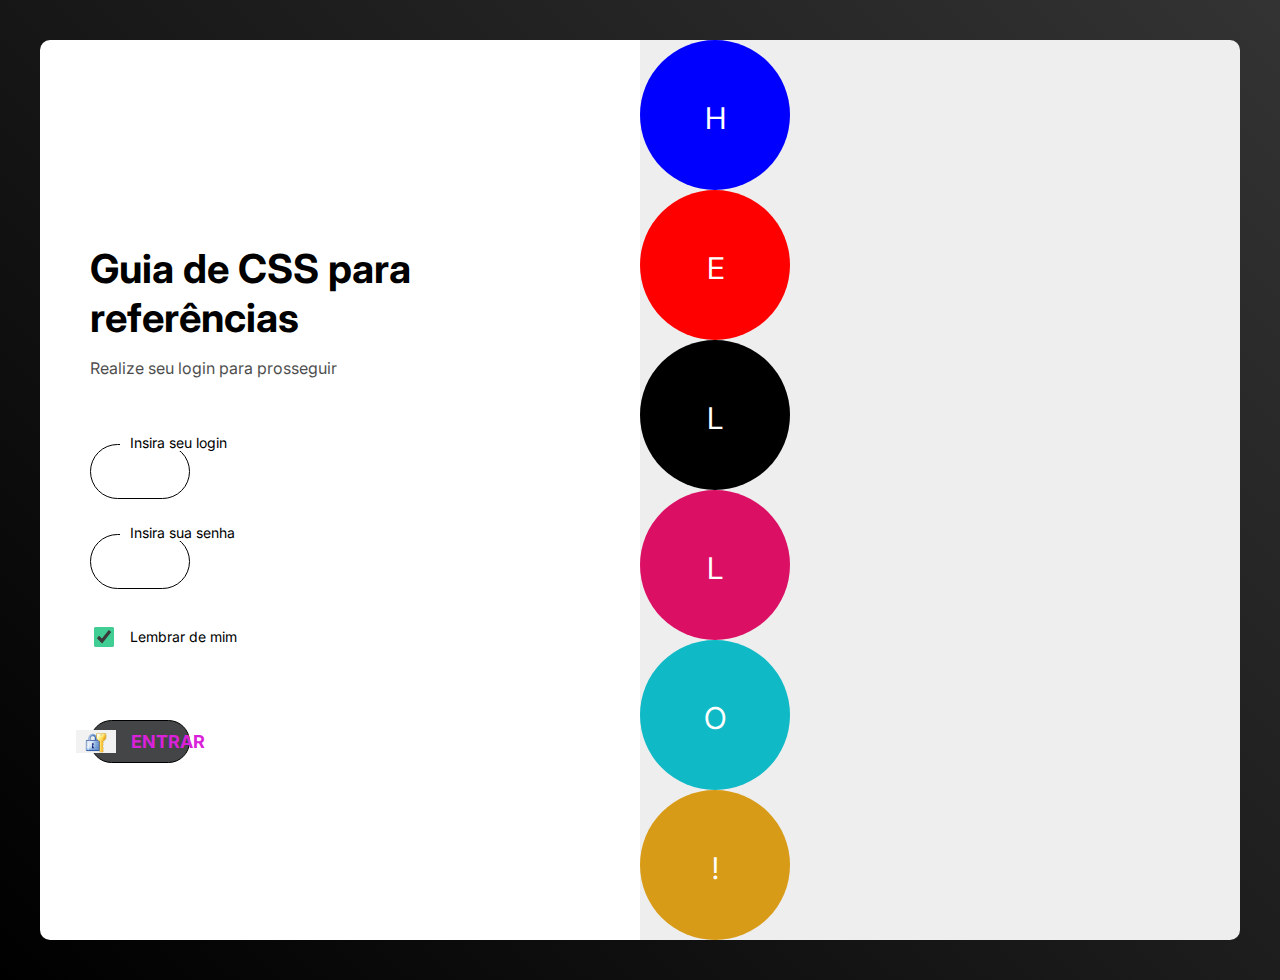
<file: html/index.html>
<!DOCTYPE html>
<html lang="en">
<head>
    <meta charset="UTF-8">
    <meta http-equiv="X-UA-Compatible" content="IE=edge">
    <meta name="viewport" content="width=device-width, initial-scale=1.0">
    <title>Pagina de Treino</title>
    <link rel="stylesheet" href="../css/index.css">
</head>
<body>
    
    <div class="container">
        <div class="login-left">
            <div class="login-header">
                <h1>Guia de CSS para referências</h1>
                <p>Realize seu login para prosseguir</p>
            </div>
            <form class="login-form">
                <div class="login-form-content">
                    <div class="form-item">
                        <label for="email">Insira seu login</label>
                        <input type="text" id="email">
                    </div>
                    <div class="form-item">
                        <label for="password">Insira sua senha</label>
                        <input type="password" id="senha">
                    </div>
                    <div class="form-item">
                        <div class="checkbox">
                            <input type="checkbox" id="rememberme" checked>
                            <label for="rememberme" class="checkboxlabel">Lembrar de mim</label>
                        </div>
                    </div>
                    <!-- <button><a href="menu.html"></a><strong>Login</strong></a></button> -->
                </div>
                <div class="login-form-footer">
                    <!-- <a href="menu.html">
                        <img width="20" src="https://encrypted-tbn0.gstatic.com/images?q=tbn:ANd9GcRpmRUoTYCySOUlIBKXiayaFeknzNzusP_LmA&usqp=CAU" 
                                        alt="">Facebook Login
                    </a> -->
                    <a href="menu.html">
                        <img width="40" src="../img/login.png" 
                                        alt=""><strong>Entrar</strong>
                    </a>
                </div>
            </form>
        </div>
        <div class="login-right">
            <!-- <img width="650" src="../img/robô.png" alt=""> -->
            <div class="quadrado primeiro"> 
                <div class="nome">H</div>
            </div>
            <div class="quadrado segundo"> 
                <div class="nome">E</div>
            </div>
            <div class="quadrado terceiro"> 
                <div class="nome">L</div>
            </div>
            <div class="quadrado quarto"> 
                <div class="nome">L</div>
            </div>
            <div class="quadrado quinto"> 
                <div class="nome">O</div>
            </div>
            <div class="quadrado sexto"> 
                <div class="nome">!</div>
            </div>




        </div>

    </div>
    
</body>
</html>
</file>
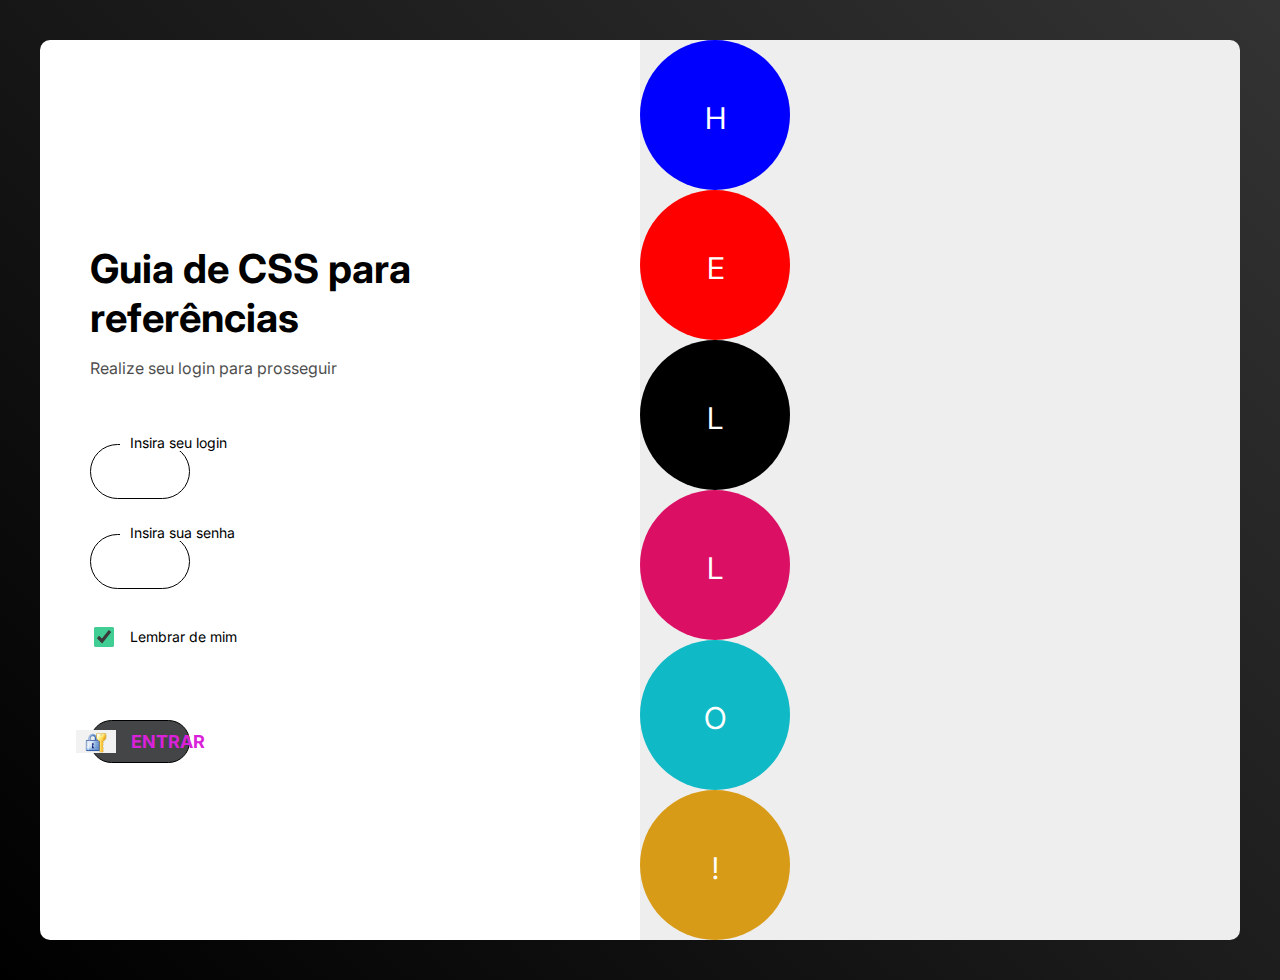
<file: html/login.html>
<!DOCTYPE html>
<html lang="en">
<head>
    <meta charset="UTF-8">
    <meta http-equiv="X-UA-Compatible" content="IE=edge">
    <meta name="viewport" content="width=device-width, initial-scale=1.0">
    <title>Pagina de Treino</title>
    <link rel="stylesheet" href="../css/login.css">
</head>
<body>
    
    <div class="container">
        <div class="login-left">
            <div class="login-header">
                <h1>Guia de CSS para referências</h1>
                <p>Realize seu login para prosseguir</p>
            </div>
            <form class="login-form">
                <div class="login-form-content">
                    <div class="form-item">
                        <label for="email">Insira seu login</label>
                        <input type="text" id="email">
                    </div>
                    <div class="form-item">
                        <label for="password">Insira sua senha</label>
                        <input type="password" id="senha">
                    </div>
                    <div class="form-item">
                        <div class="checkbox">
                            <input type="checkbox" id="rememberme" checked>
                            <label for="rememberme" class="checkboxlabel">Lembrar de mim</label>
                        </div>
                    </div>
                    <!-- <button><a href="menu.html"></a><strong>Login</strong></a></button> -->
                </div>
                <div class="login-form-footer">
                    <!-- <a href="menu.html">
                        <img width="20" src="https://encrypted-tbn0.gstatic.com/images?q=tbn:ANd9GcRpmRUoTYCySOUlIBKXiayaFeknzNzusP_LmA&usqp=CAU" 
                                        alt="">Facebook Login
                    </a> -->
                    <a href="menu.html">
                        <img width="40" src="../img/login.png" 
                                        alt=""><strong>Entrar</strong>
                    </a>
                </div>
            </form>
        </div>
        <div class="login-right">
            <!-- <img width="650" src="../img/robô.png" alt=""> -->
            <div class="quadrado primeiro"> 
                <div class="nome">H</div>
            </div>
            <div class="quadrado segundo"> 
                <div class="nome">E</div>
            </div>
            <div class="quadrado terceiro"> 
                <div class="nome">L</div>
            </div>
            <div class="quadrado quarto"> 
                <div class="nome">L</div>
            </div>
            <div class="quadrado quinto"> 
                <div class="nome">O</div>
            </div>
            <div class="quadrado sexto"> 
                <div class="nome">!</div>
            </div>




        </div>

    </div>
    
</body>
</html>
</file>
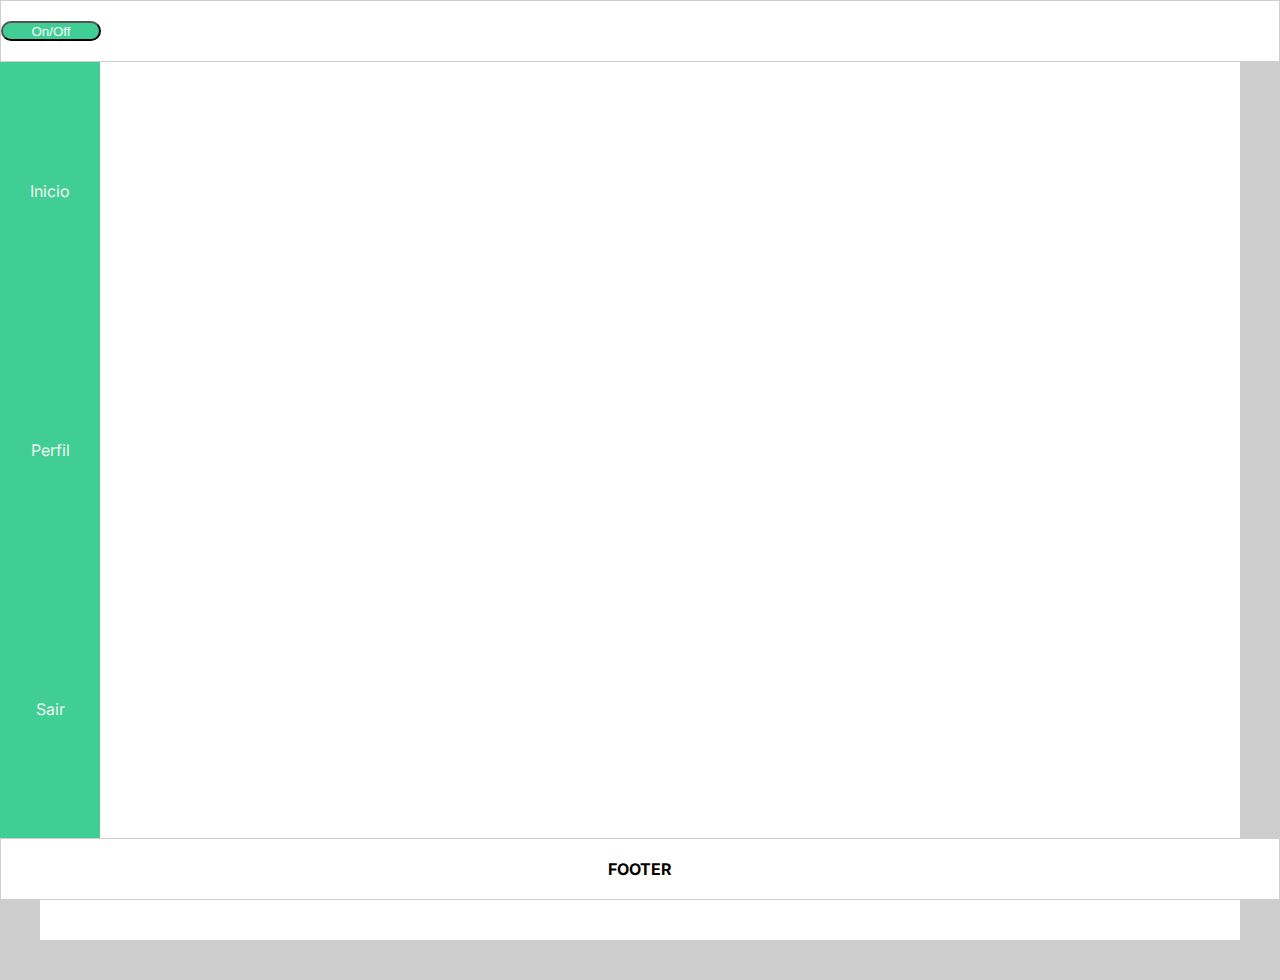
<file: html/menu.html>
<!DOCTYPE html>
<html lang="en">
<head>
    <meta charset="UTF-8">
    <meta http-equiv="X-UA-Compatible" content="IE=edge">
    <meta name="viewport" content="width=device-width, initial-scale=1.0">
    <title>Pagina de Treino</title>
    <link rel="stylesheet" href="../css/menu.css">
</head>
<body>
    
    <div class="container">
        <div class="container_box">
            <div class="header">
                <button onclick="sidebar()">On/Off</button>
            </div>

            <div class="sidebar" id="sidebar">
                <a href="">Inicio</a>
                <a href="">Perfil</a>
                <a href="../html/login.html">Sair</a>
            </div>

            <main>?</main>

            <div class="footer"><strong>FOOTER</strong></div>


    </div>


    <script>
        function sidebar() {
    var x = document.getElementById("sidebar");
    if (x.style.display === "none") {
      x.style.display = "flex";
    } else {
      x.style.display = "none";
    }
  }
    </script>
    
</body>
</html>
</file>
<file: css/index.css>
@import url("https://fonts.googleapis.com/css2?family=inter:wght@300;600&display=swap");
* {
  box-sizing: border-box;
}

body {
  border-radius: 10px;
  padding: 0;
  margin: 0;
  font-family: "inter", sans-serif;
  background: linear-gradient(45deg, black, #333);
  padding: 40px;
}

.container {
  min-height: calc(100vh - 80px);
  display: grid;
  grid-template-columns: 50% 50%;
  border-radius: 10px;
  overflow: hidden;
}

.login-left {
  display: flex;
  flex-direction: column;
  justify-content: center;
  padding-left: 150px;
  background-color: white;
}

.login-right {
  background-color: #eee;
  display: flex;
  flex-direction: column;
  justify-content: center;
}
.login-right img {
  width: 80%;
}

.login-header {
  margin-bottom: 50px;
}
.login-header h1 {
  font-size: 40px;
  margin-bottom: 10px;
}
.login-header p {
  opacity: 0.7;
}

.login-form {
  width: 450px;
}
.login-form-content {
  display: flex;
  flex-direction: column;
  gap: 35px;
}
.login-form-footer {
  display: flex;
  gap: 30px;
  margin-top: 70px;
}
.login-form-footer a {
  flex: 6;
  gap: 15px;
  border: 1px solid black;
  border-radius: 100px;
  padding: 0.6rem;
  justify-content: center;
  display: flex;
  align-items: center;
  color: rgb(218, 33, 218);
  text-decoration: none;
}
.login-form-footer a:hover {
  background-color: #eee;
}

.form-item label:not(.checkboxLabel) {
  display: inline-block;
  background-color: white;
  margin-bottom: -20px;
  position: absolute;
  padding: 0 10px;
  transform: translate(30px, -10px);
  font-size: 14px;
}

input[type=text],
input[type=password] {
  border: 1px solid black;
  height: 55px;
  padding: 0 2rem;
  width: 100%;
  outline: none;
  transition: background 0.5s;
  font-size: 18px;
  border-radius: 100px;
}

.checkbox {
  display: flex;
  align-items: center;
  gap: 7px;
}

input[type=checkbox] {
  width: 20px;
  height: 20px;
  accent-color: #40CE94;
}

a {
  border: nome;
  background-color: rgb(67, 69, 70);
  color: #0e067c;
  padding: 1rem;
  border-radius: 100px;
  text-align: center;
  text-transform: uppercase;
  font-size: 18px;
  height: 55px;
  cursor: pointer;
}

.quadrado {
  border-radius: 50%;
  padding-top: 30px;
  justify-content: space-around;
  background: #0e1110;
  width: 150px;
  height: 150px;
}
.quadrado.primeiro {
  background-color: blue;
  -webkit-animation: go-back 4s infinite alternate;
          animation: go-back 4s infinite alternate;
}
.quadrado.segundo {
  background-color: red;
  -webkit-animation: go-back 4.2s infinite alternate;
          animation: go-back 4.2s infinite alternate;
}
.quadrado.terceiro {
  background-color: black;
  -webkit-animation: go-back 4.3s infinite alternate;
          animation: go-back 4.3s infinite alternate;
}
.quadrado.quarto {
  background-color: rgb(219, 16, 101);
  -webkit-animation: go-back 4.4s infinite alternate;
          animation: go-back 4.4s infinite alternate;
}
.quadrado.quinto {
  background-color: rgb(15, 185, 197);
  -webkit-animation: go-back 4.5s infinite alternate;
          animation: go-back 4.5s infinite alternate;
}
.quadrado.sexto {
  background-color: rgb(216, 155, 23);
  -webkit-animation: go-back 4.6s infinite alternate;
          animation: go-back 4.6s infinite alternate;
}

@-webkit-keyframes go-back {
  from {
    transform: translateX(780px);
  }
  to {
    transform: translateX(0px);
  }
}

@keyframes go-back {
  from {
    transform: translateX(780px);
  }
  to {
    transform: translateX(0px);
  }
}
.nome {
  font-size: 30px;
  color: #fff;
  text-align: center;
  padding-top: 30px;
}

/* responsive */
@media (max-width: 1350px) {
  .login-left {
    padding: 50px !important;
  }
  .login-form {
    width: 100px !important;
  }
  .login-form-footer {
    flex-direction: column !important;
    gap: 15px;
  }
}
@media (max-width: 768px) {
  body {
    padding: 20px !important;
  }
  .container {
    grid-template-columns: auto !important;
  }
  .login-right {
    display: none !important;
  }
}/*# sourceMappingURL=index.css.map */
</file>
<file: css/login.css>
@import url("https://fonts.googleapis.com/css2?family=inter:wght@300;600&display=swap");
* {
  box-sizing: border-box;
}

body {
  border-radius: 10px;
  padding: 0;
  margin: 0;
  font-family: "inter", sans-serif;
  background: linear-gradient(45deg, black, #333);
  padding: 40px;
}

.container {
  min-height: calc(100vh - 80px);
  display: grid;
  grid-template-columns: 50% 50%;
  border-radius: 10px;
  overflow: hidden;
}

.login-left {
  display: flex;
  flex-direction: column;
  justify-content: center;
  padding-left: 150px;
  background-color: white;
}

.login-right {
  background-color: #eee;
  display: flex;
  flex-direction: column;
  justify-content: center;
}
.login-right img {
  width: 80%;
}

.login-header {
  margin-bottom: 50px;
}
.login-header h1 {
  font-size: 40px;
  margin-bottom: 10px;
}
.login-header p {
  opacity: 0.7;
}

.login-form {
  width: 450px;
}
.login-form-content {
  display: flex;
  flex-direction: column;
  gap: 35px;
}
.login-form-footer {
  display: flex;
  gap: 30px;
  margin-top: 70px;
}
.login-form-footer a {
  flex: 6;
  gap: 15px;
  border: 1px solid black;
  border-radius: 100px;
  padding: 0.6rem;
  justify-content: center;
  display: flex;
  align-items: center;
  color: rgb(218, 33, 218);
  text-decoration: none;
}
.login-form-footer a:hover {
  background-color: #eee;
}

.form-item label:not(.checkboxLabel) {
  display: inline-block;
  background-color: white;
  margin-bottom: -20px;
  position: absolute;
  padding: 0 10px;
  transform: translate(30px, -10px);
  font-size: 14px;
}

input[type=text],
input[type=password] {
  border: 1px solid black;
  height: 55px;
  padding: 0 2rem;
  width: 100%;
  outline: none;
  transition: background 0.5s;
  font-size: 18px;
  border-radius: 100px;
}

.checkbox {
  display: flex;
  align-items: center;
  gap: 7px;
}

input[type=checkbox] {
  width: 20px;
  height: 20px;
  accent-color: #40CE94;
}

a {
  border: nome;
  background-color: rgb(67, 69, 70);
  color: #0e067c;
  padding: 1rem;
  border-radius: 100px;
  text-align: center;
  text-transform: uppercase;
  font-size: 18px;
  height: 55px;
  cursor: pointer;
}

.quadrado {
  border-radius: 50%;
  padding-top: 30px;
  justify-content: space-around;
  background: #0e1110;
  width: 150px;
  height: 150px;
}
.quadrado.primeiro {
  background-color: blue;
  -webkit-animation: go-back 4s infinite alternate;
          animation: go-back 4s infinite alternate;
}
.quadrado.segundo {
  background-color: red;
  -webkit-animation: go-back 4.2s infinite alternate;
          animation: go-back 4.2s infinite alternate;
}
.quadrado.terceiro {
  background-color: black;
  -webkit-animation: go-back 4.3s infinite alternate;
          animation: go-back 4.3s infinite alternate;
}
.quadrado.quarto {
  background-color: rgb(219, 16, 101);
  -webkit-animation: go-back 4.4s infinite alternate;
          animation: go-back 4.4s infinite alternate;
}
.quadrado.quinto {
  background-color: rgb(15, 185, 197);
  -webkit-animation: go-back 4.5s infinite alternate;
          animation: go-back 4.5s infinite alternate;
}
.quadrado.sexto {
  background-color: rgb(216, 155, 23);
  -webkit-animation: go-back 4.6s infinite alternate;
          animation: go-back 4.6s infinite alternate;
}

@-webkit-keyframes go-back {
  from {
    transform: translateX(780px);
  }
  to {
    transform: translateX(0px);
  }
}

@keyframes go-back {
  from {
    transform: translateX(780px);
  }
  to {
    transform: translateX(0px);
  }
}
.nome {
  font-size: 30px;
  color: #fff;
  text-align: center;
  padding-top: 30px;
}

/* responsive */
@media (max-width: 1350px) {
  .login-left {
    padding: 50px !important;
  }
  .login-form {
    width: 100px !important;
  }
  .login-form-footer {
    flex-direction: column !important;
    gap: 15px;
  }
}
@media (max-width: 768px) {
  body {
    padding: 20px !important;
  }
  .container {
    grid-template-columns: auto !important;
  }
  .login-right {
    display: none !important;
  }
}/*# sourceMappingURL=login.css.map */
</file>
<file: css/menu.css>
@import url("https://fonts.googleapis.com/css2?family=inter:wght@300;600&display=swap");
* {
  box-sizing: border-box;
}

body {
  border-radius: 10px;
  padding: 0;
  margin: 0;
  font-family: "inter", sans-serif;
  background: #cecece;
  padding: 40px;
  min-height: 100vh;
}

.container {
  min-height: 100vh;
  display: grid;
  border-radius: 0px;
  overflow: hidden;
}

.container_box {
  display: flex;
  flex-direction: column;
  justify-content: center;
  padding-left: 0px;
  background-color: white;
}

.header {
  display: block;
  position: fixed;
  height: 62px;
  border: 1px solid #cecece;
  top: 0;
  left: 0;
  width: 100%;
  background: white;
  text-align: left;
  padding: 20px 0;
  z-index: 2;
}

.sidebar {
  display: flex;
  flex-direction: column;
  justify-content: space-around;
  overflow: hidden;
  background-color: #40CE94;
  position: fixed;
  height: 100vh;
  padding: 62px 0;
  top: 0px;
  left: 0;
  width: 100px;
}

.sidebar a {
  justify-content: center;
  float: left;
  display: block;
  color: #f2f2f2;
  text-align: center;
  text-decoration: none;
}

.sidebar a:hover {
  width: 100%;
  background: #ddd;
  color: black;
}

.footer {
  display: block;
  position: fixed;
  border: 1px solid #cecece;
  width: 100%;
  height: 62px;
  bottom: 0vh;
  left: 0;
  background: white;
  text-align: center;
  padding: 20px 0;
  z-index: 2;
}

.pessoal {
  justify-content: center;
  border: 3px solid #333;
  width: 50px;
  height: 50px;
}

button {
  justify-content: center;
  float: left;
  display: block;
  color: white;
  background-color: #40CE94;
  text-align: center;
  text-decoration: none;
  width: 100px;
  height: 20px;
  border-radius: 30px;
}

button:hover {
  width: 5%;
  background: #40CE94;
  color: black;
}/*# sourceMappingURL=menu.css.map */
</file>
